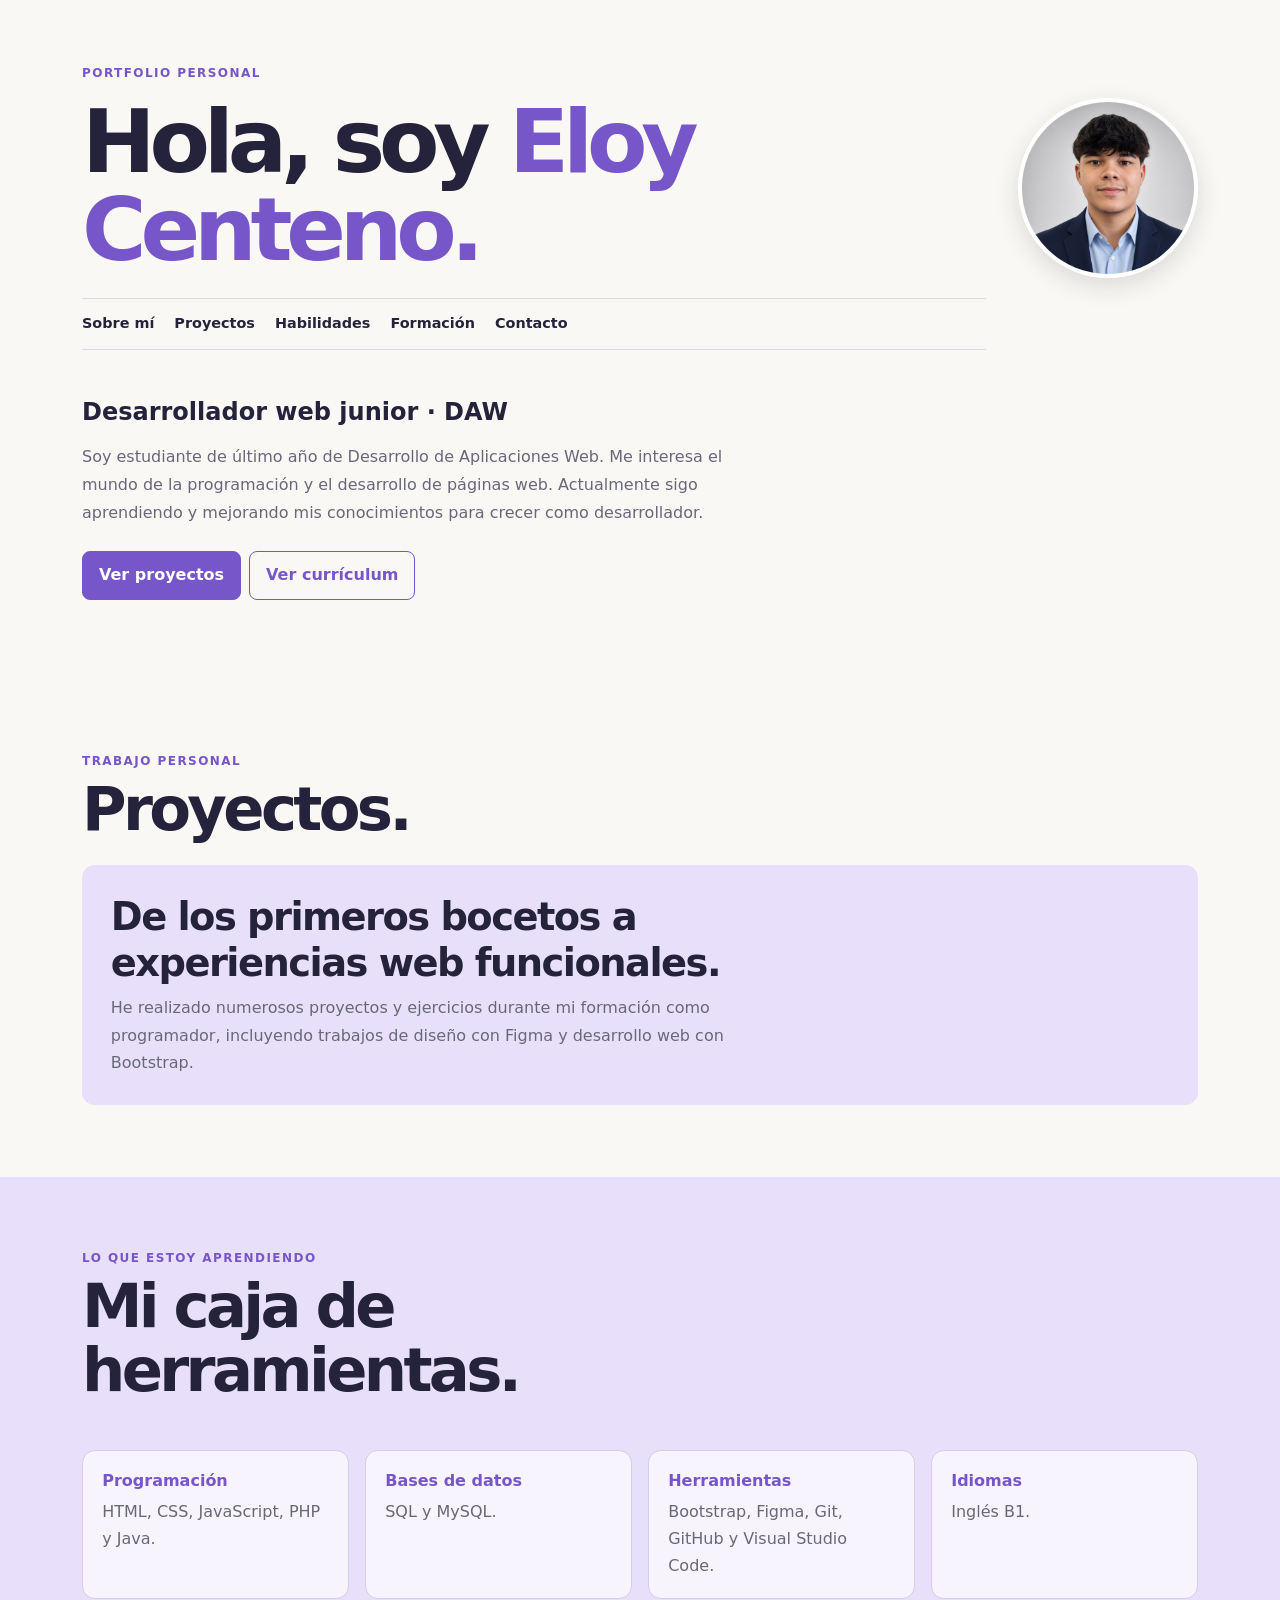
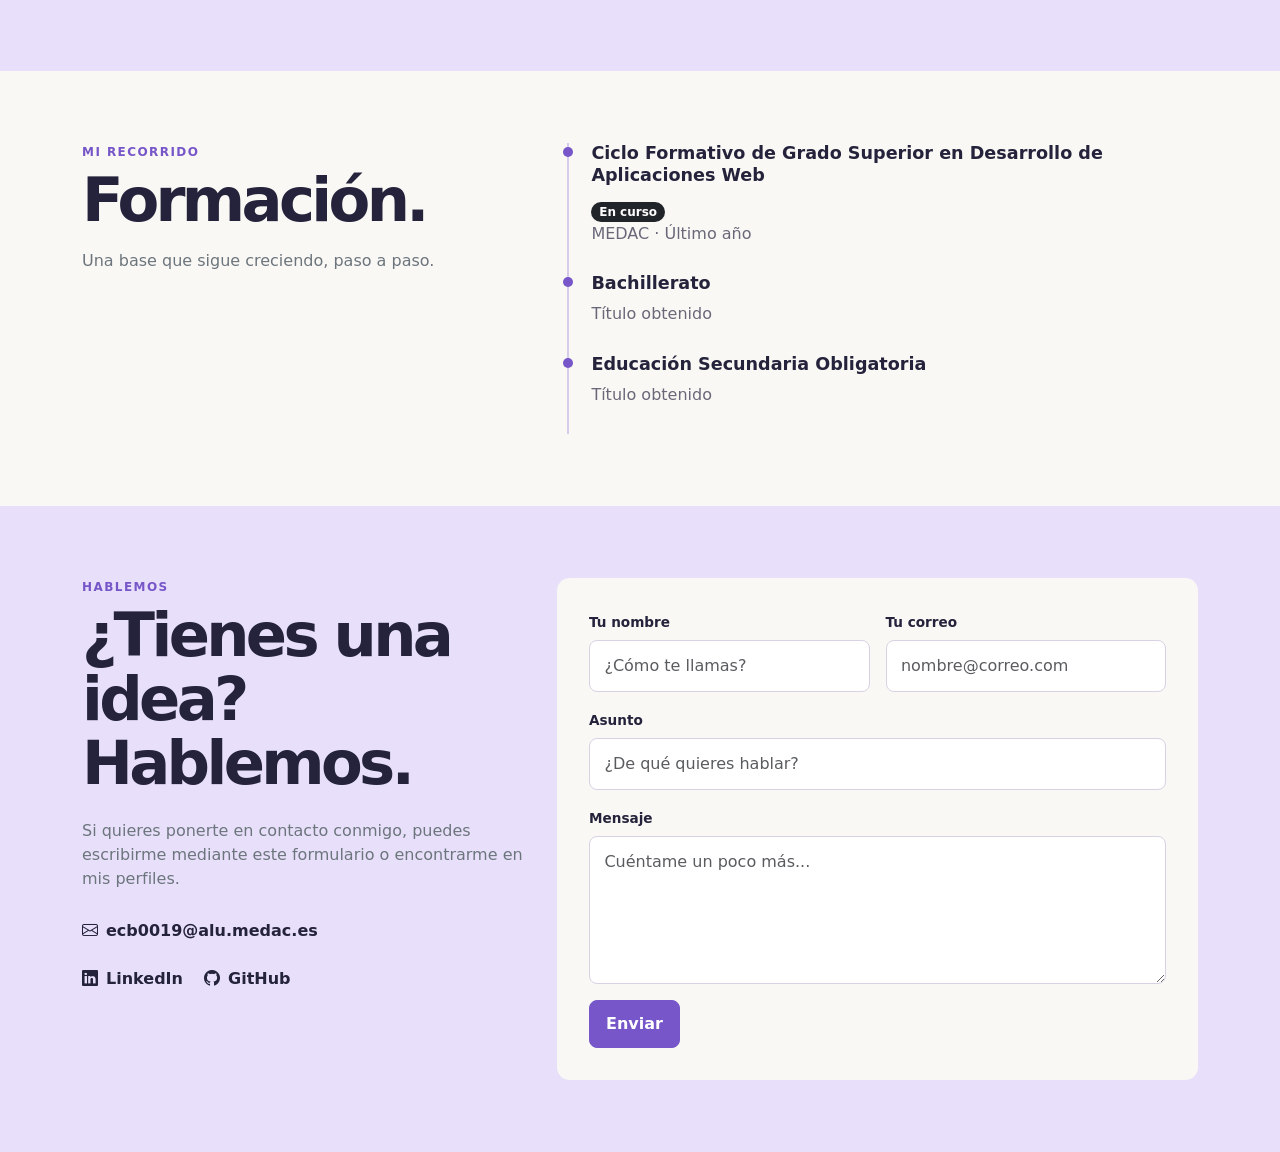
<file: ej09-portfolio/index.html>
<!doctype html>
<html lang="es" data-bs-theme="light">
<head>
  <meta charset="utf-8">
  <meta name="viewport" content="width=device-width, initial-scale=1">
  <meta name="description" content="Portfolio personal de Eloy Centeno Bruña, estudiante de Desarrollo de Aplicaciones Web.">
  <title>Eloy Centeno Bruña · Desarrollador web junior</title>
  <link href="https://cdn.jsdelivr.net/npm/bootstrap@5.3.8/dist/css/bootstrap.min.css" rel="stylesheet">
  <link href="https://cdn.jsdelivr.net/npm/bootstrap-icons@1.13.1/font/bootstrap-icons.min.css" rel="stylesheet">
  <link href="css/estilos.css" rel="stylesheet">
  <style>
    :root {
      --ink: #24233b;
      --paper: #faf8f4;
      --accent: #7656c8;
      --accent-soft: #e8e0fa;
      --muted: #696879;
    }
    html { scroll-behavior: smooth; }
    body { background: var(--paper); color: var(--ink); font-family: Inter, ui-sans-serif, system-ui, -apple-system, "Segoe UI", sans-serif; }
    a { color: inherit; }
    .hero { padding: 4rem 0 5rem; }
    .hero h1 { font-size: clamp(2.8rem, 7vw, 5.5rem); line-height: 1; letter-spacing: -.07em; font-weight: 850; }
    .hero h1 span { color: var(--accent); }
    .eyebrow, .section-kicker { color: var(--accent); font-size: .75rem; letter-spacing: .12em; font-weight: 800; }
    .hero-copy { max-width: 650px; color: var(--muted); line-height: 1.75; }
    .simple-nav { display: flex; flex-wrap: wrap; gap: .5rem 1.25rem; margin: 1.5rem 0 3rem; padding: .9rem 0; border-top: 1px solid #ded9e8; border-bottom: 1px solid #ded9e8; }
    .simple-nav a { text-decoration: none; font-size: .9rem; font-weight: 650; }
    .simple-nav a:hover { color: var(--accent); }
    .btn-creative { border-radius: .5rem; padding: .7rem 1rem; font-weight: 650; }
    .btn-dark { background: var(--accent); border-color: var(--accent); }
    .btn-dark:hover { background: #5c40a8; border-color: #5c40a8; }
    .btn-outline-dark { border-color: var(--accent); color: var(--accent); }
    .btn-outline-dark:hover { background: var(--accent-soft); color: var(--ink); border-color: var(--accent); }
    .section-pad { padding: 4.5rem 0; }
    .section-heading { font-size: clamp(2.2rem, 5vw, 3.8rem); line-height: 1.05; letter-spacing: -.06em; font-weight: 850; }
    .skills-section { background: var(--accent-soft); }
    .skill-card { height: 100%; padding: 1.2rem; border: 1px solid #d6cbea; border-radius: .8rem; background: rgba(255,255,255,.65); }
    .skill-card h3 { font-size: 1rem; color: var(--accent); font-weight: 750; }
    .skill-card p { margin: 0; color: var(--muted); line-height: 1.7; }
    .project-panel { padding: 1.8rem; border-radius: .8rem; background: var(--accent-soft); }
    .project-panel h3 { max-width: 650px; font-size: clamp(1.5rem, 3vw, 2.4rem); font-weight: 800; letter-spacing: -.04em; }
    .project-note { max-width: 700px; color: var(--muted); line-height: 1.7; }
    .timeline { border-left: 2px solid #d6cbea; padding-left: 1.4rem; }
    .timeline-item { position: relative; padding: 0 0 1.7rem; }
    .timeline-item:before { content: ""; position: absolute; left: calc(-1.4rem - 6px); top: .25rem; width: 10px; height: 10px; border-radius: 50%; background: var(--accent); }
    .timeline-item h3 { font-size: 1.1rem; font-weight: 750; }
    .timeline-item p { color: var(--muted); margin: 0; }
    .contact-section { background: var(--accent-soft); }
    .contact-card { padding: clamp(1.3rem, 3vw, 2rem); border-radius: .8rem; background: var(--paper); }
    .form-control { padding: .8rem .9rem; border: 1px solid #d8d2e3; border-radius: .5rem; background: white; }
    .form-control:focus { border-color: var(--accent); box-shadow: 0 0 0 .18rem rgba(118,86,200,.12); }
    .form-label { font-size: .85rem; font-weight: 700; }
    .contact-link { display: inline-flex; align-items: center; gap: .5rem; margin: .25rem 1rem .25rem 0; text-decoration: none; font-weight: 650; }
    .contact-link:hover { color: var(--accent); }
    section { scroll-margin-top: 30px; }
    @media (max-width: 575.98px) {
      .hero { padding: 2.5rem 0 3rem; }
      .section-pad { padding: 3.5rem 0; }
    }
  </style>
</head>
<body>


  <main id="inicio">
    <section id="sobre-mi" class="hero">
      <div class="container">
        <p class="eyebrow mb-3">PORTFOLIO PERSONAL</p>
        <img src="images/foto-perfil.jpg" alt="Foto de perfil de Eloy Centeno" style="float: right; width: min(180px, 35vw); height: min(180px, 35vw); object-fit: cover; border-radius: 50%; margin: 0 0 1.5rem 2rem; border: 4px solid white; box-shadow: 0 8px 24px rgba(36,35,59,.14);">
        <h1>Hola, soy <span>Eloy Centeno.</span></h1>
        <nav class="simple-nav" aria-label="Navegación principal">
          <a href="#sobre-mi">Sobre mí</a>
          <a href="#proyectos">Proyectos</a>
          <a href="#habilidades">Habilidades</a>
          <a href="#formacion">Formación</a>
          <a href="#contacto">Contacto</a>
        </nav>
        <h2 class="h4 fw-bold mb-3">Desarrollador web junior · DAW</h2>
        <p class="hero-copy">Soy estudiante de último año de Desarrollo de Aplicaciones Web. Me interesa el mundo de la programación y el desarrollo de páginas web. Actualmente sigo aprendiendo y mejorando mis conocimientos para crecer como desarrollador.</p>
        <div class="d-flex flex-wrap gap-2 mt-4">
          <a href="#proyectos" class="btn btn-dark btn-creative">Ver proyectos</a>
          <a href="docs/cv.pdf" class="btn btn-outline-dark btn-creative" target="_blank" rel="noopener noreferrer">Ver currículum</a>
        </div>
      </div>
    </section>

    <section id="proyectos" class="section-pad">
      <div class="container">
        <div class="d-flex flex-wrap justify-content-between align-items-end gap-3 mb-4">
          <div><p class="section-kicker mb-2">TRABAJO PERSONAL</p><h2 class="section-heading mb-0">Proyectos<span style="color:var(--violet)">.</span></h2></div>
        </div>
        <div class="project-panel">
          <div>
            <h3>De los primeros bocetos a experiencias web funcionales.</h3>
            <p class="project-note mb-0">He realizado numerosos proyectos y ejercicios durante mi formación como programador, incluyendo trabajos de diseño con Figma y desarrollo web con Bootstrap.</p>
          </div>
        </div>
      </div>
    </section>

    <section id="habilidades" class="section-pad skills-section">
      <div class="container">
        <p class="section-kicker mb-2">LO QUE ESTOY APRENDIENDO</p>
        <h2 class="section-heading mb-5">Mi caja de<br>herramientas<span style="color:var(--lime)">.</span></h2>
        <div class="row g-3">
          <div class="col-md-6 col-lg-3"><article class="skill-card"><h3>Programación</h3><p>HTML, CSS, JavaScript, PHP y Java.</p></article></div>
          <div class="col-md-6 col-lg-3"><article class="skill-card"><h3>Bases de datos</h3><p>SQL y MySQL.</p></article></div>
          <div class="col-md-6 col-lg-3"><article class="skill-card"><h3>Herramientas</h3><p>Bootstrap, Figma, Git, GitHub y Visual Studio Code.</p></article></div>
          <div class="col-md-6 col-lg-3"><article class="skill-card"><h3>Idiomas</h3><p>Inglés B1.</p></article></div>
        </div>
      </div>
    </section>

    <section id="formacion" class="section-pad">
      <div class="container">
        <div class="row g-5">
          <div class="col-lg-5">
            <p class="section-kicker mb-2">MI RECORRIDO</p>
            <h2 class="section-heading">Formación<span style="color:var(--violet)">.</span></h2>
            <p class="text-secondary mt-3">Una base que sigue creciendo, paso a paso.</p>
          </div>
          <div class="col-lg-7">
            <div class="timeline">
              <article class="timeline-item">
                <div class="d-flex flex-wrap justify-content-between gap-2"><h3>Ciclo Formativo de Grado Superior en Desarrollo de Aplicaciones Web</h3><span class="badge rounded-pill text-bg-dark align-self-start">En curso</span></div>
                <p>MEDAC · Último año</p>
              </article>
              <article class="timeline-item"><h3>Bachillerato</h3><p>Título obtenido</p></article>
              <article class="timeline-item"><h3>Educación Secundaria Obligatoria</h3><p>Título obtenido</p></article>
            </div>
          </div>
        </div>
      </div>
    </section>

    <section id="contacto" class="section-pad contact-section">
      <div class="container">
        <div class="row g-4 align-items-start">
          <div class="col-lg-5">
            <p class="section-kicker mb-2">HABLEMOS</p>
            <h2 class="section-heading">¿Tienes una<br>idea? Hablemos<span style="color:var(--violet)">.</span></h2>
            <p class="text-secondary mt-4 mb-4">Si quieres ponerte en contacto conmigo, puedes escribirme mediante este formulario o encontrarme en mis perfiles.</p>
            <a class="contact-link" href="mailto:ecb0019@alu.medac.es"><i class="bi bi-envelope"></i> ecb0019@alu.medac.es</a>
            <div class="mt-3">
              <a class="contact-link" href="https://www.linkedin.com/public-profile/settings/?trk=d_flagship3_profile_self_view_public_profile&lipi=urn%3Ali%3Apage%3Ad_flagship3_profile_view_base%3BUBpaFR9ySGWRLHMVThnwxA%3D%3D" target="_blank" rel="noopener noreferrer"><i class="bi bi-linkedin"></i> LinkedIn</a>
              <a class="contact-link" href="https://github.com/ecb0019-afk/portfolio" target="_blank" rel="noopener noreferrer"><i class="bi bi-github"></i> GitHub</a>
            </div>
          </div>
          <div class="col-lg-7">
            <div class="contact-card">
              <form action="mailto:ecb0019@alu.medac.es" method="post" enctype="text/plain">
                <div class="row g-3">
                  <div class="col-md-6">
                    <label for="nombre" class="form-label">Tu nombre</label>
                    <input type="text" class="form-control" id="nombre" name="Nombre" placeholder="¿Cómo te llamas?" required>
                  </div>
                  <div class="col-md-6">
                    <label for="email" class="form-label">Tu correo</label>
                    <input type="email" class="form-control" id="email" name="Correo" placeholder="nombre@correo.com" required>
                  </div>
                  <div class="col-12">
                    <label for="asunto" class="form-label">Asunto</label>
                    <input type="text" class="form-control" id="asunto" name="Asunto" placeholder="¿De qué quieres hablar?" required>
                  </div>
                  <div class="col-12">
                    <label for="mensaje" class="form-label">Mensaje</label>
                    <textarea class="form-control" id="mensaje" name="Mensaje" rows="5" placeholder="Cuéntame un poco más..." required></textarea>
                  </div>
                  <div class="col-12 d-flex flex-wrap align-items-center gap-3">
                    <button type="submit" class="btn btn-dark btn-creative">Enviar</button>
                  </div>
                </div>
              </form>
            </div>
          </div>
        </div>
      </div>
    </section>
  </main>


  <script src="https://cdn.jsdelivr.net/npm/bootstrap@5.3.8/dist/js/bootstrap.bundle.min.js"></script>
</body>
</html>
</file>
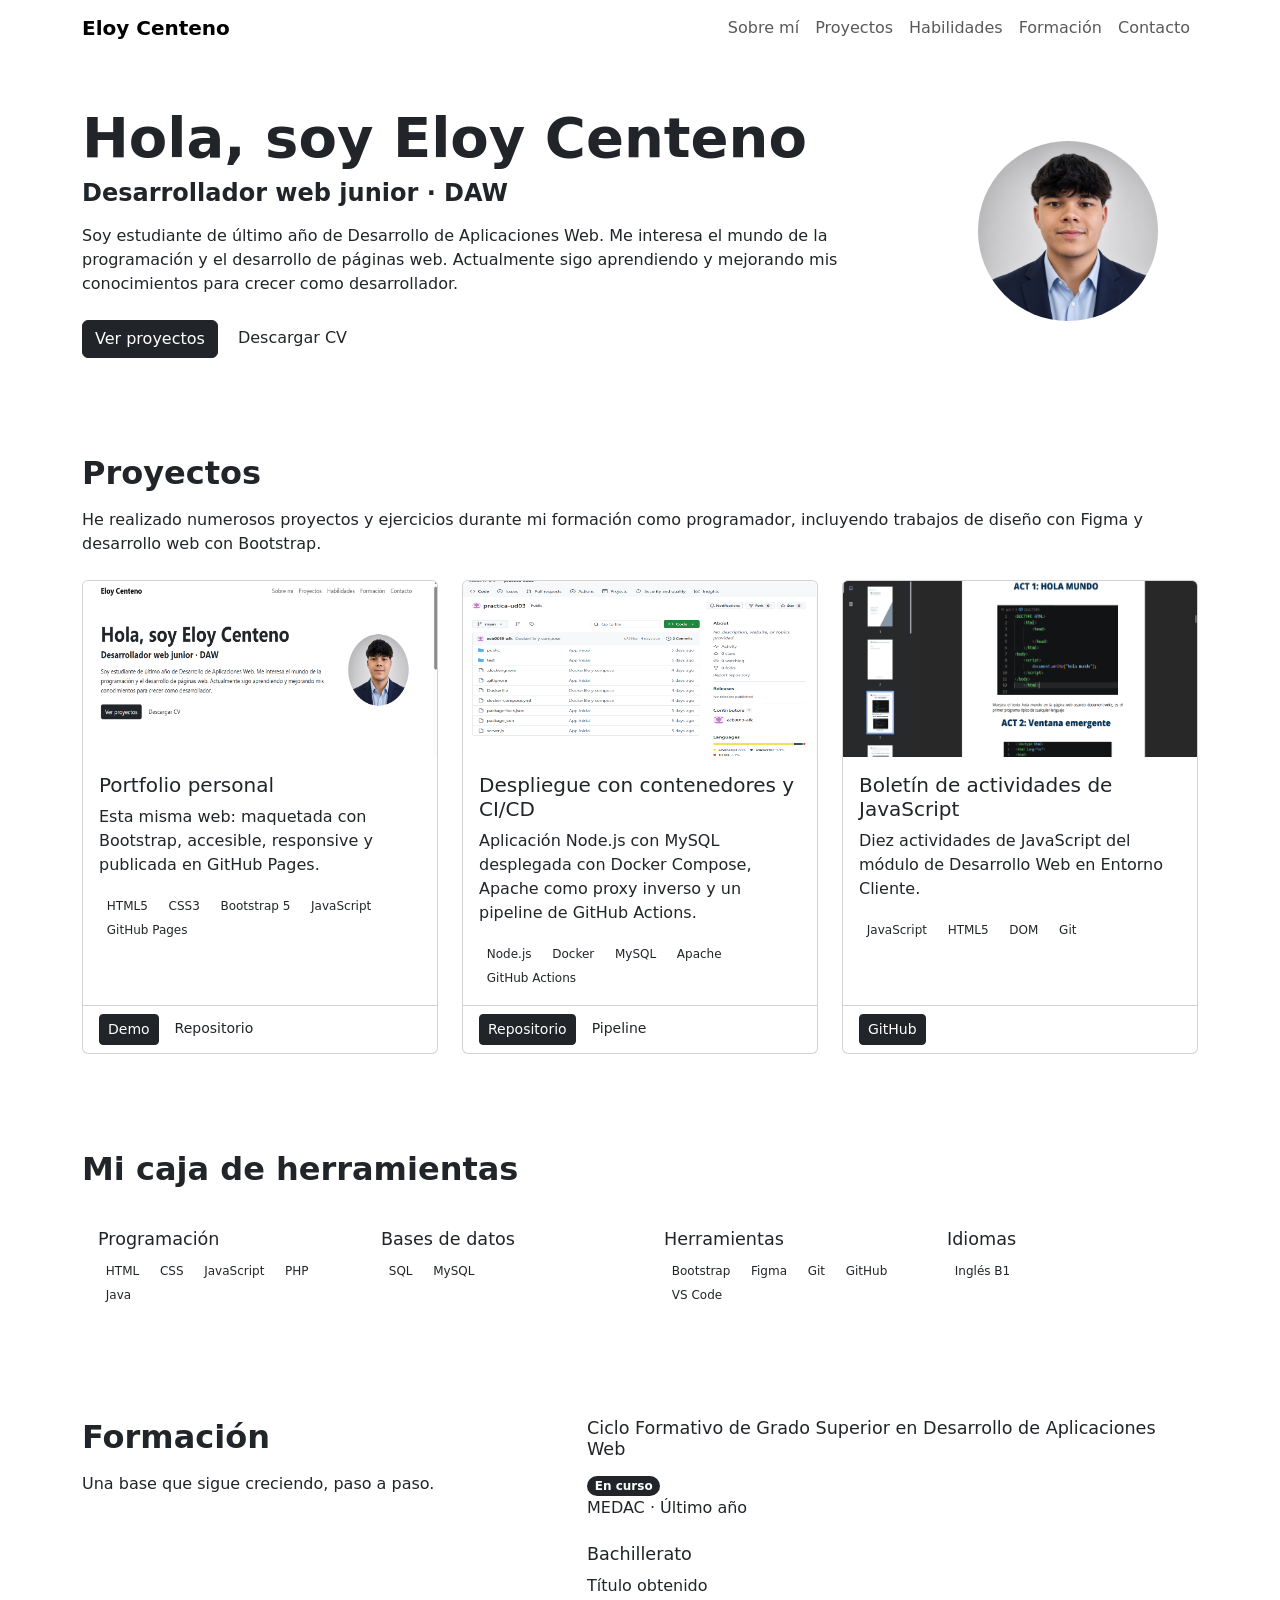
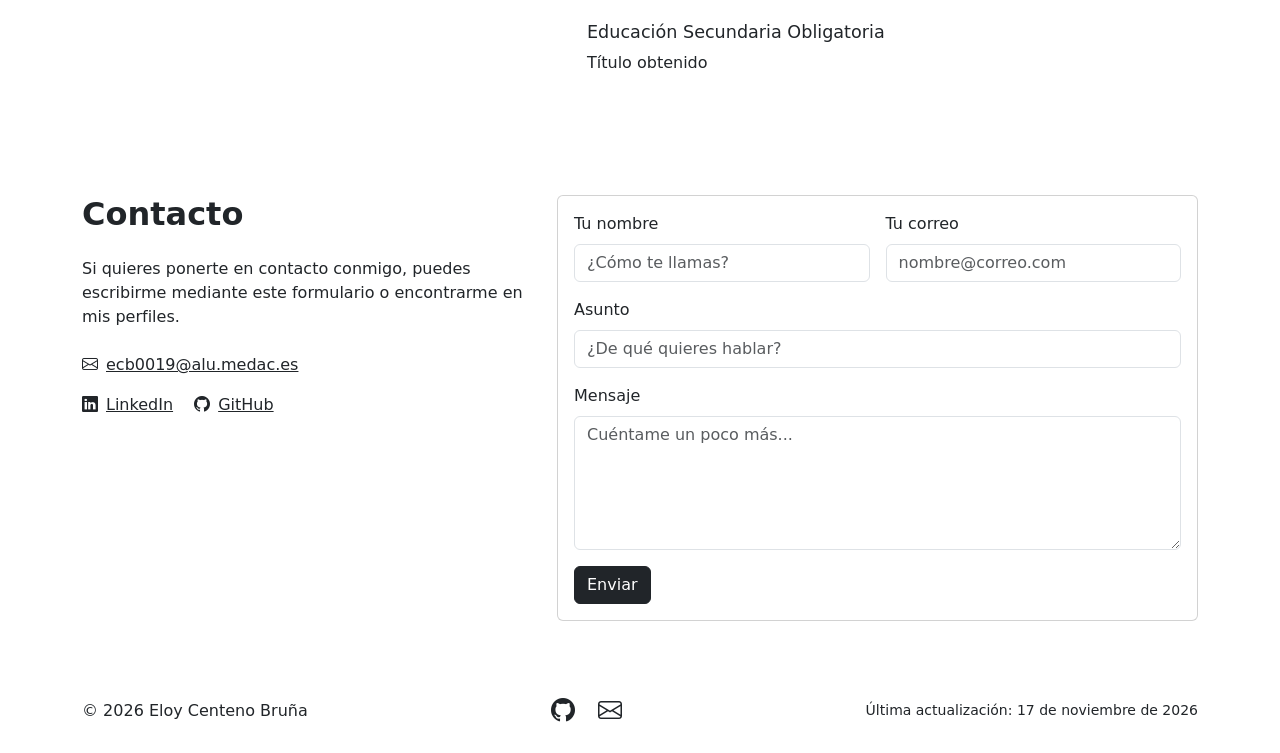
<file: portfolio_parte_2_/index.html>
<!doctype html>
<html lang="es" data-bs-theme="light">
<head>
  <meta charset="utf-8">
  <meta name="viewport" content="width=device-width, initial-scale=1">
  <meta name="description" content="Portfolio personal de Eloy Centeno Bruña, estudiante de Desarrollo de Aplicaciones Web.">
  <title>Eloy Centeno Bruña · Desarrollador web junior</title>
  <link href="https://cdn.jsdelivr.net/npm/bootstrap@5.3.8/dist/css/bootstrap.min.css" rel="stylesheet">
  <link href="https://cdn.jsdelivr.net/npm/bootstrap-icons@1.13.1/font/bootstrap-icons.min.css" rel="stylesheet">
  <link rel="icon" type="image/svg+xml" href="images/favicon.svg">
  <link href="css/estilos.css" rel="stylesheet">
</head>
<body>
  <a class="visually-hidden-focusable" href="#contenido">Saltar al contenido</a>

  <header>
    <nav class="navbar navbar-expand-lg sticky-top cabecera" aria-label="Navegación principal">
      <div class="container">
        <a class="navbar-brand fw-bold" href="#sobre-mi">Eloy Centeno</a>
        <button class="navbar-toggler" type="button" data-bs-toggle="collapse" data-bs-target="#menu-principal" aria-controls="menu-principal" aria-expanded="false" aria-label="Abrir o cerrar el menú">
          <span class="navbar-toggler-icon"></span>
        </button>
        <div class="collapse navbar-collapse" id="menu-principal">
          <ul class="navbar-nav ms-auto">
            <li class="nav-item"><a class="nav-link" href="#sobre-mi">Sobre mí</a></li>
            <li class="nav-item"><a class="nav-link" href="#proyectos">Proyectos</a></li>
            <li class="nav-item"><a class="nav-link" href="#habilidades">Habilidades</a></li>
            <li class="nav-item"><a class="nav-link" href="#formacion">Formación</a></li>
            <li class="nav-item"><a class="nav-link" href="#contacto">Contacto</a></li>
          </ul>
        </div>
      </div>
    </nav>
  </header>

  <main id="contenido">
    <section id="sobre-mi" class="hero py-5">
      <div class="container">
        <div class="row align-items-center g-4">
          <div class="col-12 col-md-4 col-lg-3 text-center order-md-2">
            <img src="images/foto-perfil.jpg" alt="Foto de perfil de Eloy Centeno" width="180" height="180" class="foto-perfil img-fluid">
          </div>
          <div class="col-12 col-md-8 col-lg-9 order-md-1">
            <h1 class="display-4 fw-bold">Hola, soy <span>Eloy Centeno</span></h1>
            <h2 class="h4 fw-bold mb-3">Desarrollador web junior · DAW</h2>
            <p class="hero-copy">Soy estudiante de último año de Desarrollo de Aplicaciones Web. Me interesa el mundo de la programación y el desarrollo de páginas web. Actualmente sigo aprendiendo y mejorando mis conocimientos para crecer como desarrollador.</p>
            <div class="d-flex flex-wrap gap-2 mt-4">
              <a href="#proyectos" class="btn btn-dark">Ver proyectos</a>
              <a href="docs/cv.pdf" class="btn btn-outline-dark" target="_blank" rel="noopener noreferrer" data-bs-toggle="tooltip" data-bs-title="Se abre el PDF en una pestaña nueva">Descargar CV</a>
            </div>
          </div>
        </div>
      </div>
    </section>

    <section id="proyectos" class="py-5">
      <div class="container">
        <h2 class="fw-bold mb-3">Proyectos</h2>
        <p class="texto-apagado mb-4">He realizado numerosos proyectos y ejercicios durante mi formación como programador, incluyendo trabajos de diseño con Figma y desarrollo web con Bootstrap.</p>
        <div class="row g-4">
          <div class="col-12 col-sm-6 col-lg-4">
            <article class="card h-100 project-card">
              <img src="images/proyecto-1.png" class="card-img-top" width="800" height="450" alt="Captura del portfolio personal">
              <div class="card-body">
                <h3 class="h5 card-title">Portfolio personal</h3>
                <p class="card-text">Esta misma web: maquetada con Bootstrap, accesible, responsive y publicada en GitHub Pages.</p>
                <p class="mb-0"><span class="badge etiqueta">HTML5</span> <span class="badge etiqueta">CSS3</span> <span class="badge etiqueta">Bootstrap 5</span> <span class="badge etiqueta">JavaScript</span> <span class="badge etiqueta">GitHub Pages</span></p>
              </div>
              <div class="card-footer bg-transparent d-flex flex-wrap gap-2">
                <a href="https://ecb0019-afk.github.io/portfolio/ej09-portfolio/" class="btn btn-dark btn-sm" target="_blank" rel="noopener noreferrer">Demo<span class="visually-hidden"> del portfolio personal</span></a>
                <a href="https://github.com/ecb0019-afk/portfolio" class="btn btn-outline-dark btn-sm" target="_blank" rel="noopener noreferrer">Repositorio<span class="visually-hidden"> del portfolio personal</span></a>
              </div>
            </article>
          </div>
          <div class="col-12 col-sm-6 col-lg-4">
            <article class="card h-100 project-card">
              <img src="images/proyecto-2.png" class="card-img-top" width="800" height="450" alt="Captura del despliegue con contenedores y CI/CD">
              <div class="card-body">
                <h3 class="h5 card-title">Despliegue con contenedores y CI/CD</h3>
                <p class="card-text">Aplicación Node.js con MySQL desplegada con Docker Compose, Apache como proxy inverso y un pipeline de GitHub Actions.</p>
                <p class="mb-0"><span class="badge etiqueta">Node.js</span> <span class="badge etiqueta">Docker</span> <span class="badge etiqueta">MySQL</span> <span class="badge etiqueta">Apache</span> <span class="badge etiqueta">GitHub Actions</span></p>
              </div>
              <div class="card-footer bg-transparent d-flex flex-wrap gap-2">
                <a href="https://github.com/ecb0019-afk/practica-ud03" class="btn btn-dark btn-sm" target="_blank" rel="noopener noreferrer">Repositorio<span class="visually-hidden"> del despliegue con contenedores</span></a>
                <a href="https://github.com/ecb0019-afk/practica-ud03/actions" class="btn btn-outline-dark btn-sm" target="_blank" rel="noopener noreferrer">Pipeline<span class="visually-hidden"> de GitHub Actions</span></a>
              </div>
            </article>
          </div>
          <div class="col-12 col-sm-6 col-lg-4">
            <article class="card h-100 project-card">
              <img src="images/proyecto-3.png" class="card-img-top" width="800" height="450" alt="Captura de las actividades de JavaScript">
              <div class="card-body">
                <h3 class="h5 card-title">Boletín de actividades de JavaScript</h3>
                <p class="card-text">Diez actividades de JavaScript del módulo de Desarrollo Web en Entorno Cliente.</p>
                <p class="mb-0"><span class="badge etiqueta">JavaScript</span> <span class="badge etiqueta">HTML5</span> <span class="badge etiqueta">DOM</span> <span class="badge etiqueta">Git</span></p>
              </div>
              <div class="card-footer bg-transparent d-flex flex-wrap gap-2">
                <a href="https://github.com/ecb0019-afk" class="btn btn-dark btn-sm" target="_blank" rel="noopener noreferrer">GitHub<span class="visually-hidden"> (boletín de JavaScript)</span></a>
              </div>
            </article>
          </div>
        </div>
      </div>
    </section>

    <section id="habilidades" class="py-5 fondo-gris">
      <div class="container">
        <h2 class="fw-bold mb-4">Mi caja de herramientas</h2>
        <div class="row g-3">
          <div class="col-12 col-sm-6 col-lg-3"><article class="skill-card"><h3>Programación</h3><p class="mb-0"><span class="badge etiqueta">HTML</span> <span class="badge etiqueta">CSS</span> <span class="badge etiqueta">JavaScript</span> <span class="badge etiqueta">PHP</span> <span class="badge etiqueta">Java</span></p></article></div>
          <div class="col-12 col-sm-6 col-lg-3"><article class="skill-card"><h3>Bases de datos</h3><p class="mb-0"><span class="badge etiqueta">SQL</span> <span class="badge etiqueta">MySQL</span></p></article></div>
          <div class="col-12 col-sm-6 col-lg-3"><article class="skill-card"><h3>Herramientas</h3><p class="mb-0"><span class="badge etiqueta">Bootstrap</span> <span class="badge etiqueta">Figma</span> <span class="badge etiqueta">Git</span> <span class="badge etiqueta">GitHub</span> <span class="badge etiqueta">VS Code</span></p></article></div>
          <div class="col-12 col-sm-6 col-lg-3"><article class="skill-card"><h3>Idiomas</h3><p class="mb-0"><span class="badge etiqueta">Inglés B1</span></p></article></div>
        </div>
      </div>
    </section>

    <section id="formacion" class="py-5">
      <div class="container">
        <div class="row g-4 gx-lg-5">
          <div class="col-lg-5">
            <h2 class="fw-bold">Formación</h2>
            <p class="texto-apagado mt-3">Una base que sigue creciendo, paso a paso.</p>
          </div>
          <div class="col-lg-7">
            <div class="timeline">
              <article class="timeline-item">
                <div class="d-flex flex-wrap justify-content-between gap-2"><h3>Ciclo Formativo de Grado Superior en Desarrollo de Aplicaciones Web</h3><span class="badge rounded-pill text-bg-dark align-self-start">En curso</span></div>
                <p>MEDAC · Último año</p>
              </article>
              <article class="timeline-item"><h3>Bachillerato</h3><p>Título obtenido</p></article>
              <article class="timeline-item"><h3>Educación Secundaria Obligatoria</h3><p>Título obtenido</p></article>
            </div>
          </div>
        </div>
      </div>
    </section>

    <section id="contacto" class="py-5 fondo-gris">
      <div class="container">
        <div class="row g-4 align-items-start">
          <div class="col-lg-5">
            <h2 class="fw-bold">Contacto</h2>
            <p class="texto-apagado mt-4 mb-4">Si quieres ponerte en contacto conmigo, puedes escribirme mediante este formulario o encontrarme en mis perfiles.</p>
            <a class="contact-link" href="mailto:ecb0019@alu.medac.es"><i class="bi bi-envelope" aria-hidden="true"></i> ecb0019@alu.medac.es</a>
            <div class="mt-3">
              <a class="contact-link" href="https://www.linkedin.com/public-profile/settings/?trk=d_flagship3_profile_self_view_public_profile&lipi=urn%3Ali%3Apage%3Ad_flagship3_profile_view_base%3BUBpaFR9ySGWRLHMVThnwxA%3D%3D" target="_blank" rel="noopener noreferrer"><i class="bi bi-linkedin" aria-hidden="true"></i> LinkedIn</a>
              <a class="contact-link" href="https://github.com/ecb0019-afk/portfolio" target="_blank" rel="noopener noreferrer"><i class="bi bi-github" aria-hidden="true"></i> GitHub</a>
            </div>
          </div>
          <div class="col-lg-7">
            <div class="card card-body">
              <form id="formulario-contacto" action="mailto:ecb0019@alu.medac.es" method="post" enctype="text/plain" class="needs-validation" novalidate>
                <div class="row g-3">
                  <div class="col-md-6">
                    <label for="nombre" class="form-label">Tu nombre</label>
                    <input type="text" class="form-control" id="nombre" name="Nombre" placeholder="¿Cómo te llamas?" autocomplete="name" required>
                    <div class="invalid-feedback">Escribe tu nombre.</div>
                  </div>
                  <div class="col-md-6">
                    <label for="email" class="form-label">Tu correo</label>
                    <input type="email" class="form-control" id="email" name="Correo" placeholder="nombre@correo.com" autocomplete="email" required>
                    <div class="invalid-feedback">Escribe un correo válido, por ejemplo nombre@correo.com.</div>
                  </div>
                  <div class="col-12">
                    <label for="asunto" class="form-label">Asunto</label>
                    <input type="text" class="form-control" id="asunto" name="Asunto" placeholder="¿De qué quieres hablar?" autocomplete="off" required>
                    <div class="invalid-feedback">Indica el asunto del mensaje.</div>
                  </div>
                  <div class="col-12">
                    <label for="mensaje" class="form-label">Mensaje</label>
                    <textarea class="form-control" id="mensaje" name="Mensaje" rows="5" placeholder="Cuéntame un poco más..." autocomplete="off" minlength="10" required></textarea>
                    <div class="invalid-feedback">Escribe un mensaje de al menos 10 caracteres.</div>
                  </div>
                  <div class="col-12 d-flex flex-wrap align-items-center gap-3">
                    <button type="submit" class="btn btn-dark">Enviar</button>
                  </div>
                </div>
              </form>
            </div>
          </div>
        </div>
      </div>
    </section>
  </main>

  <footer class="pie py-4">
    <div class="container d-flex flex-column flex-md-row justify-content-between align-items-center gap-3">
      <p class="mb-0">&copy; 2026 Eloy Centeno Bruña</p>
      <p class="mb-0 fs-4">
        <a href="https://github.com/ecb0019-afk" class="me-3" target="_blank" rel="noopener noreferrer" aria-label="GitHub de Eloy Centeno"><i class="bi bi-github" aria-hidden="true"></i></a>
        <a href="mailto:ecb0019@alu.medac.es"  aria-label="Enviar un correo a Eloy Centeno"><i class="bi bi-envelope" aria-hidden="true"></i></a>
      </p>
      <p class="mb-0 small">Última actualización: <time datetime="2026-11-17">17 de noviembre de 2026</time></p>
    </div>
  </footer>

  <script src="https://cdn.jsdelivr.net/npm/bootstrap@5.3.8/dist/js/bootstrap.bundle.min.js"></script>
  <script src="js/main.js"></script>
</body>
</html>
</file>
<file: ej09-portfolio/css/estilos.css>
:root {
  --bs-primary: #2457a6;
  --bs-primary-rgb: 36, 87, 166;
}

html { scroll-behavior: smooth; }
section { scroll-margin-top: 76px; }

@media (max-width: 575.98px) {
  .display-5 { font-size: 2.1rem; }
}
</file>
<file: portfolio_parte_2_/css/estilos.css>
/colores
:root {
  --ink: #24233b;
  --muted: #5b5a6b;
  --accent: #6a45b8;
  --accent-hover: #57379a;
  --gris: #f3f3f6;
  --borde: #8a8799;

  --bs-primary: #6a45b8;
  --bs-primary-rgb: 106, 69, 184;
  --bs-body-color: #24233b;
  --bs-form-invalid-color: #a71d2a;
  --bs-form-invalid-border-color: #a71d2a;
}

/base
@media (prefers-reduced-motion: no-preference) {
  html { scroll-behavior: smooth; }
}
a { color: inherit; }
section { scroll-margin-top: 5rem; }
:focus-visible { outline: 3px solid var(--accent); outline-offset: 3px; }
.texto-apagado { color: var(--muted); }
.fondo-gris { background: var(--gris); }

/navbar ya corregido de la parte 1
.cabecera {
  --bs-navbar-color: var(--ink);
  --bs-navbar-hover-color: var(--accent);
  --bs-navbar-brand-color: var(--ink);
  --bs-navbar-brand-hover-color: var(--accent);
  --bs-navbar-toggler-border-color: var(--borde);
  background: #fff;
  border-bottom: 1px solid var(--borde);
}

/portada
.hero h1 span { color: var(--accent); }
.foto-perfil { width: 180px; max-width: 100%; aspect-ratio: 1; object-fit: cover; border-radius: 50%; }

/botones corregidos de la parte 1
.btn-dark {
  --bs-btn-bg: var(--accent);
  --bs-btn-border-color: var(--accent);
  --bs-btn-hover-bg: var(--accent-hover);
  --bs-btn-hover-border-color: var(--accent-hover);
  --bs-btn-active-bg: var(--accent-hover);
  --bs-btn-active-border-color: var(--accent-hover);
}
.btn-outline-dark {
  --bs-btn-color: var(--accent);
  --bs-btn-border-color: var(--accent);
  --bs-btn-hover-bg: var(--accent);
  --bs-btn-hover-border-color: var(--accent);
  --bs-btn-active-bg: var(--accent-hover);
  --bs-btn-active-border-color: var(--accent-hover);
}

/proyectos y la correccion de la parte 1
.project-card .card-img-top { height: 10rem; object-fit: cover; }
.skill-card { height: 100%; padding: 1rem; border: 1px solid var(--borde); border-radius: .5rem; background: #fff; }
.skill-card h3 { font-size: 1.1rem; }
.etiqueta { background: #fff; color: var(--ink); border: 1px solid var(--borde); font-weight: 500; }

.timeline { border-left: 2px solid var(--borde); padding-left: 1.25rem; }
.timeline-item { padding-bottom: 1.5rem; }
.timeline-item h3 { font-size: 1.1rem; }
.timeline-item p { margin: 0; color: var(--muted); }

/contactos
.form-control { border-color: var(--borde); }
.contact-link { display: inline-flex; align-items: center; gap: .5rem; margin-right: 1rem; }

/pie pagina
.pie { background: var(--gris); border-top: 1px solid var(--borde); }

/* 10. Responsive (breakpoints de Bootstrap) */
@media (min-width: 768px) {
  .project-card .card-img-top { height: 9rem; }
}
@media (min-width: 992px) {
  .project-card .card-img-top { height: 11rem; }
}
</file>
